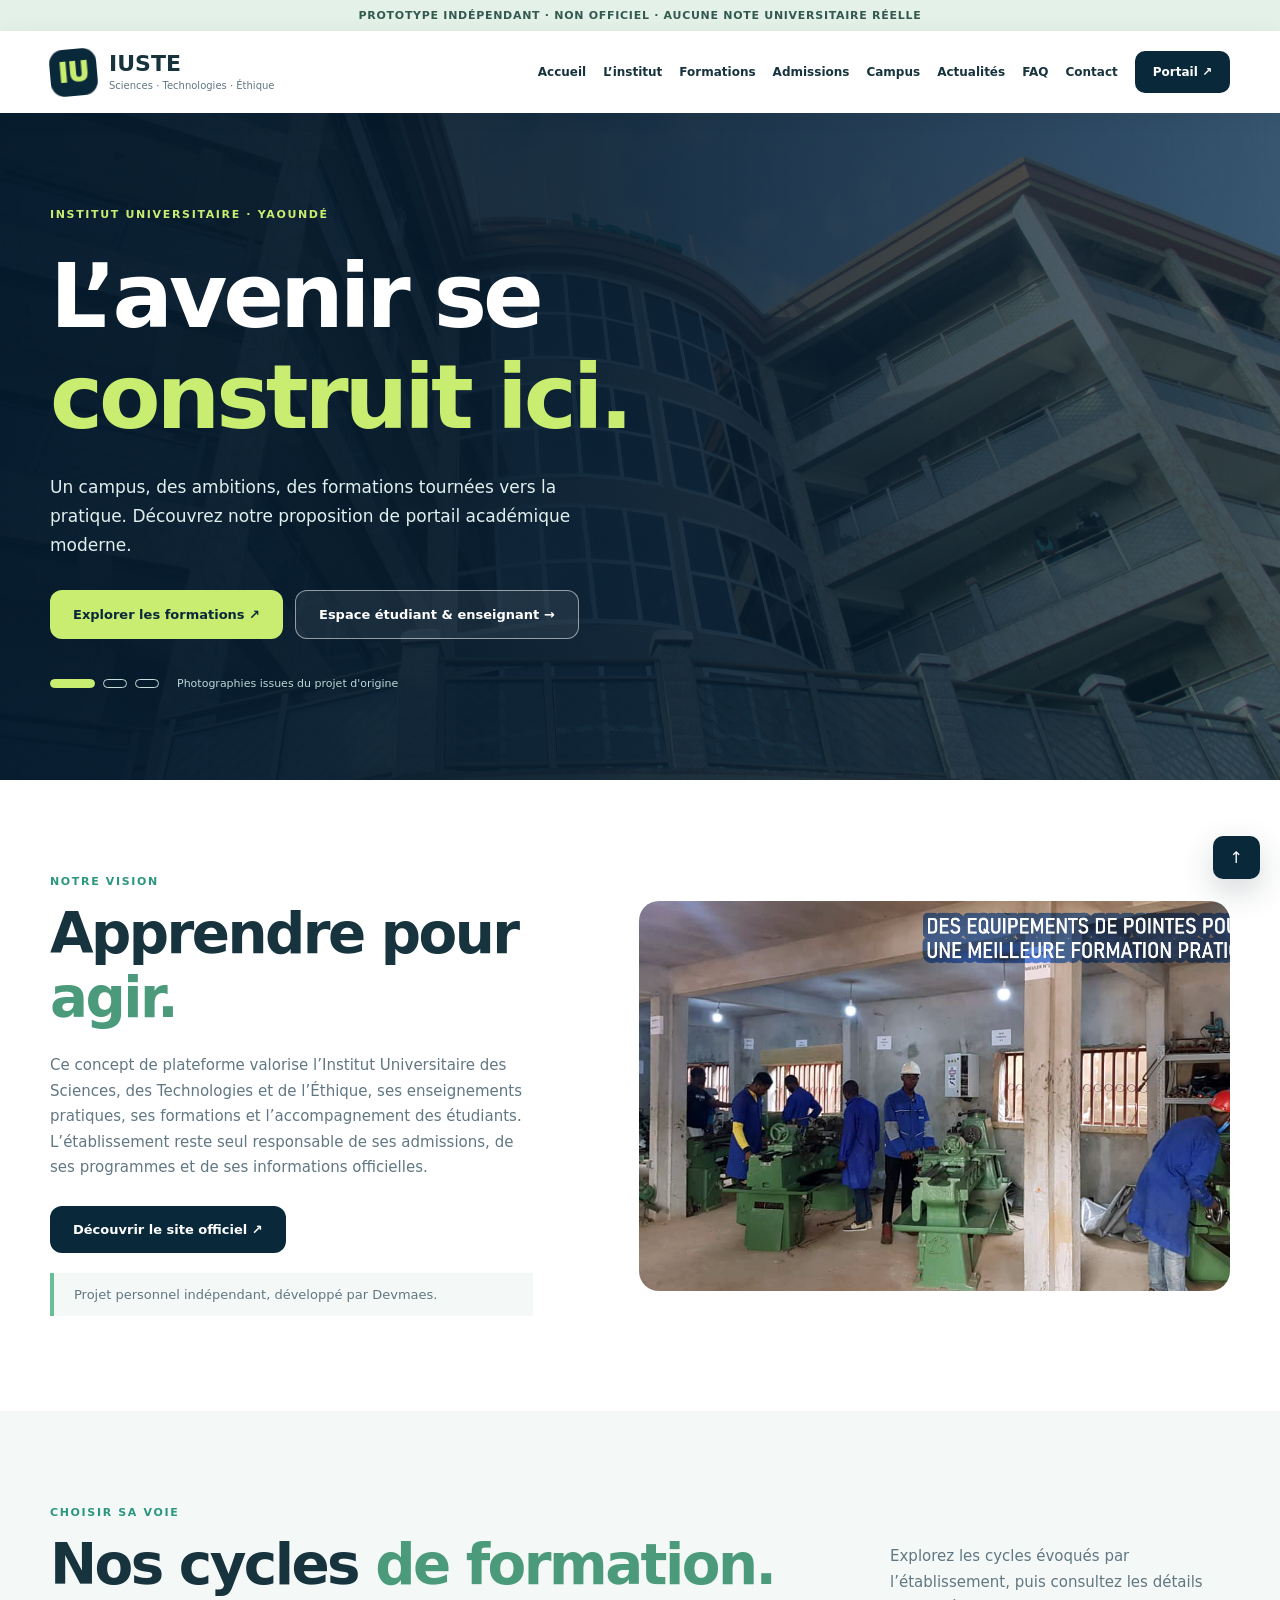
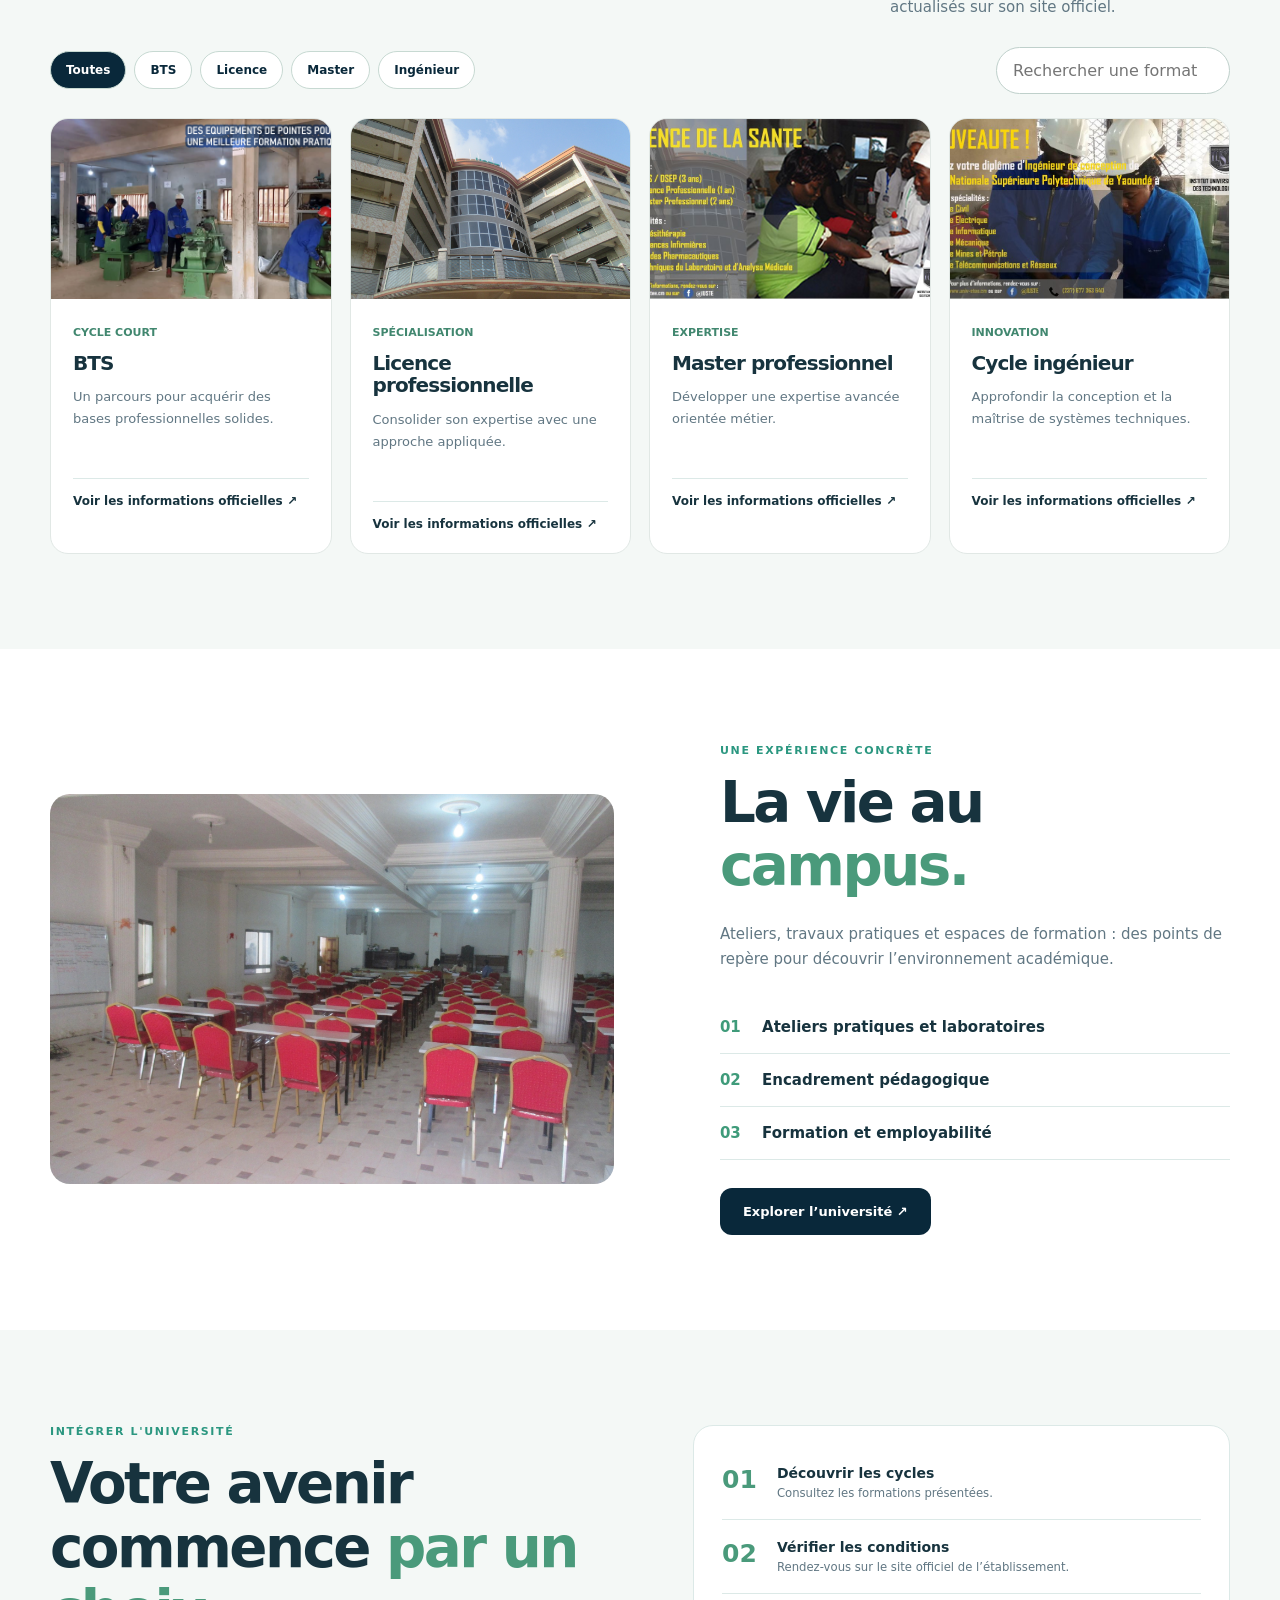
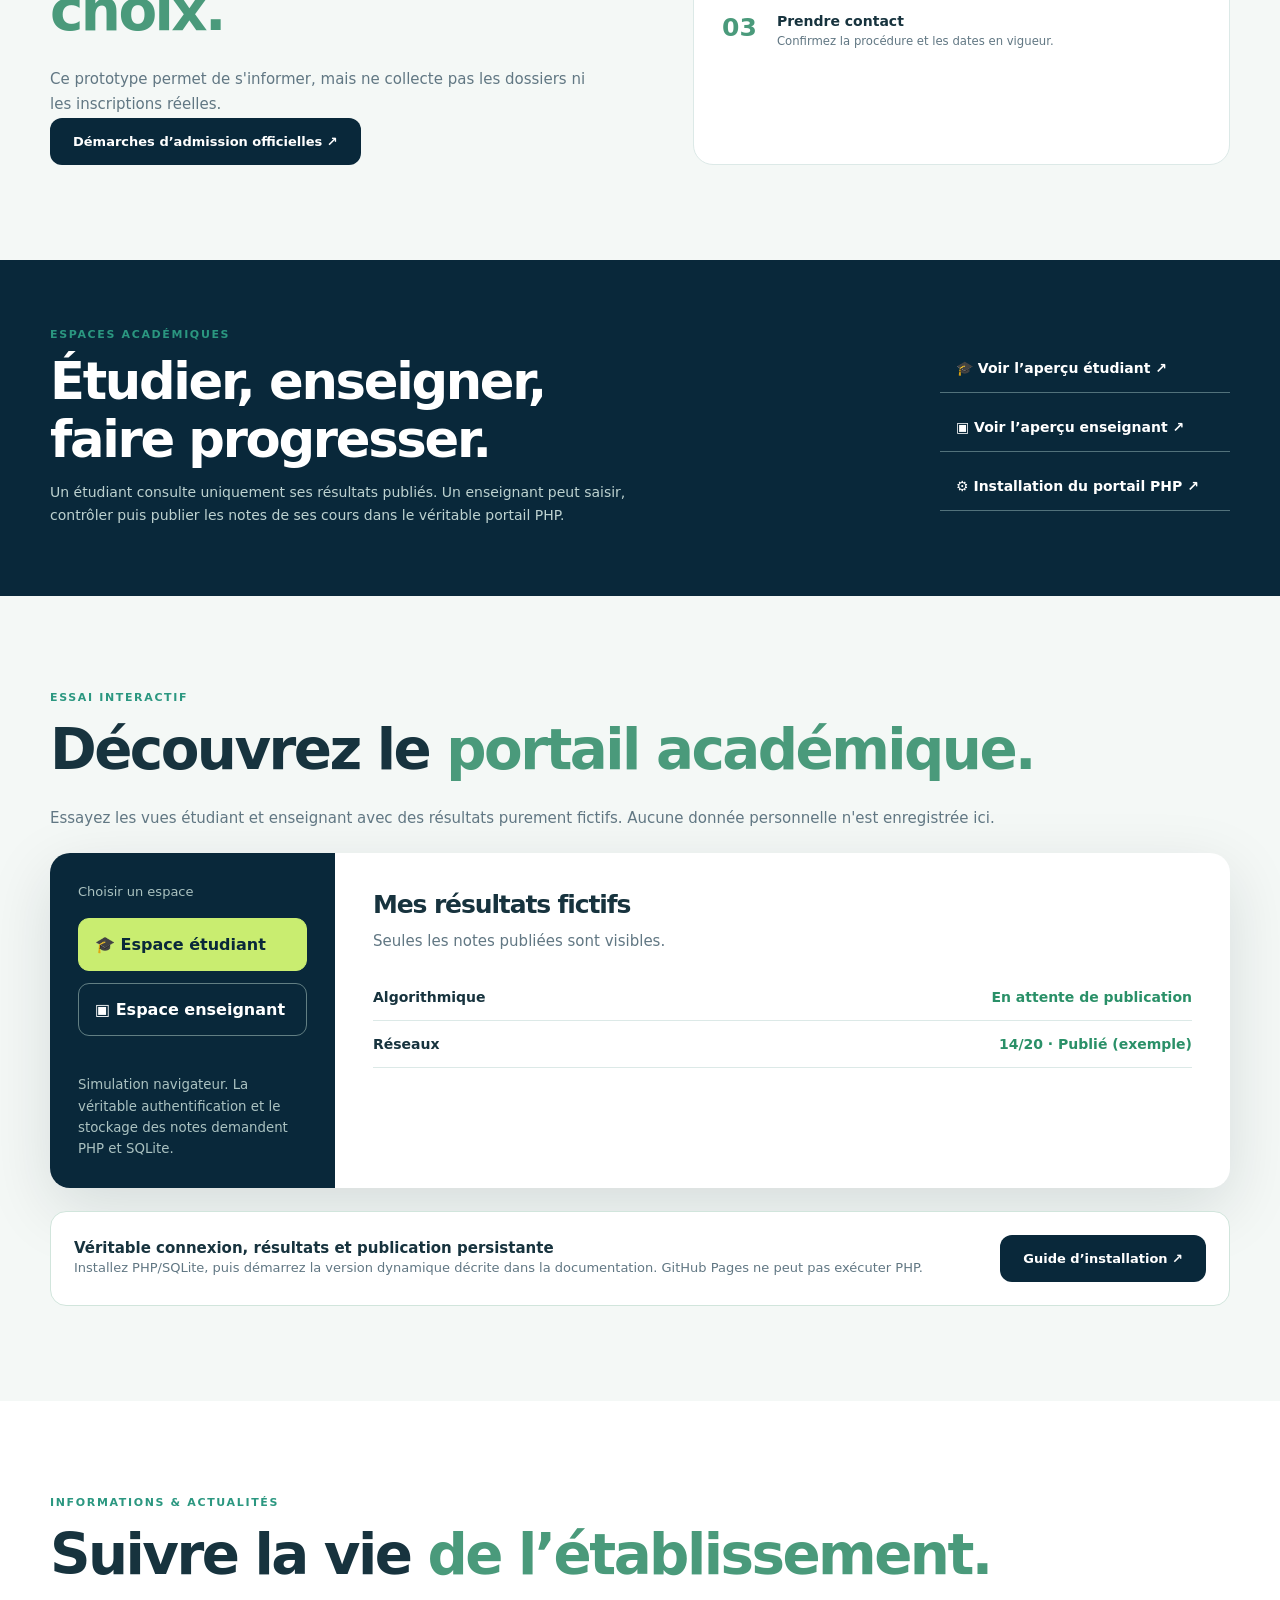
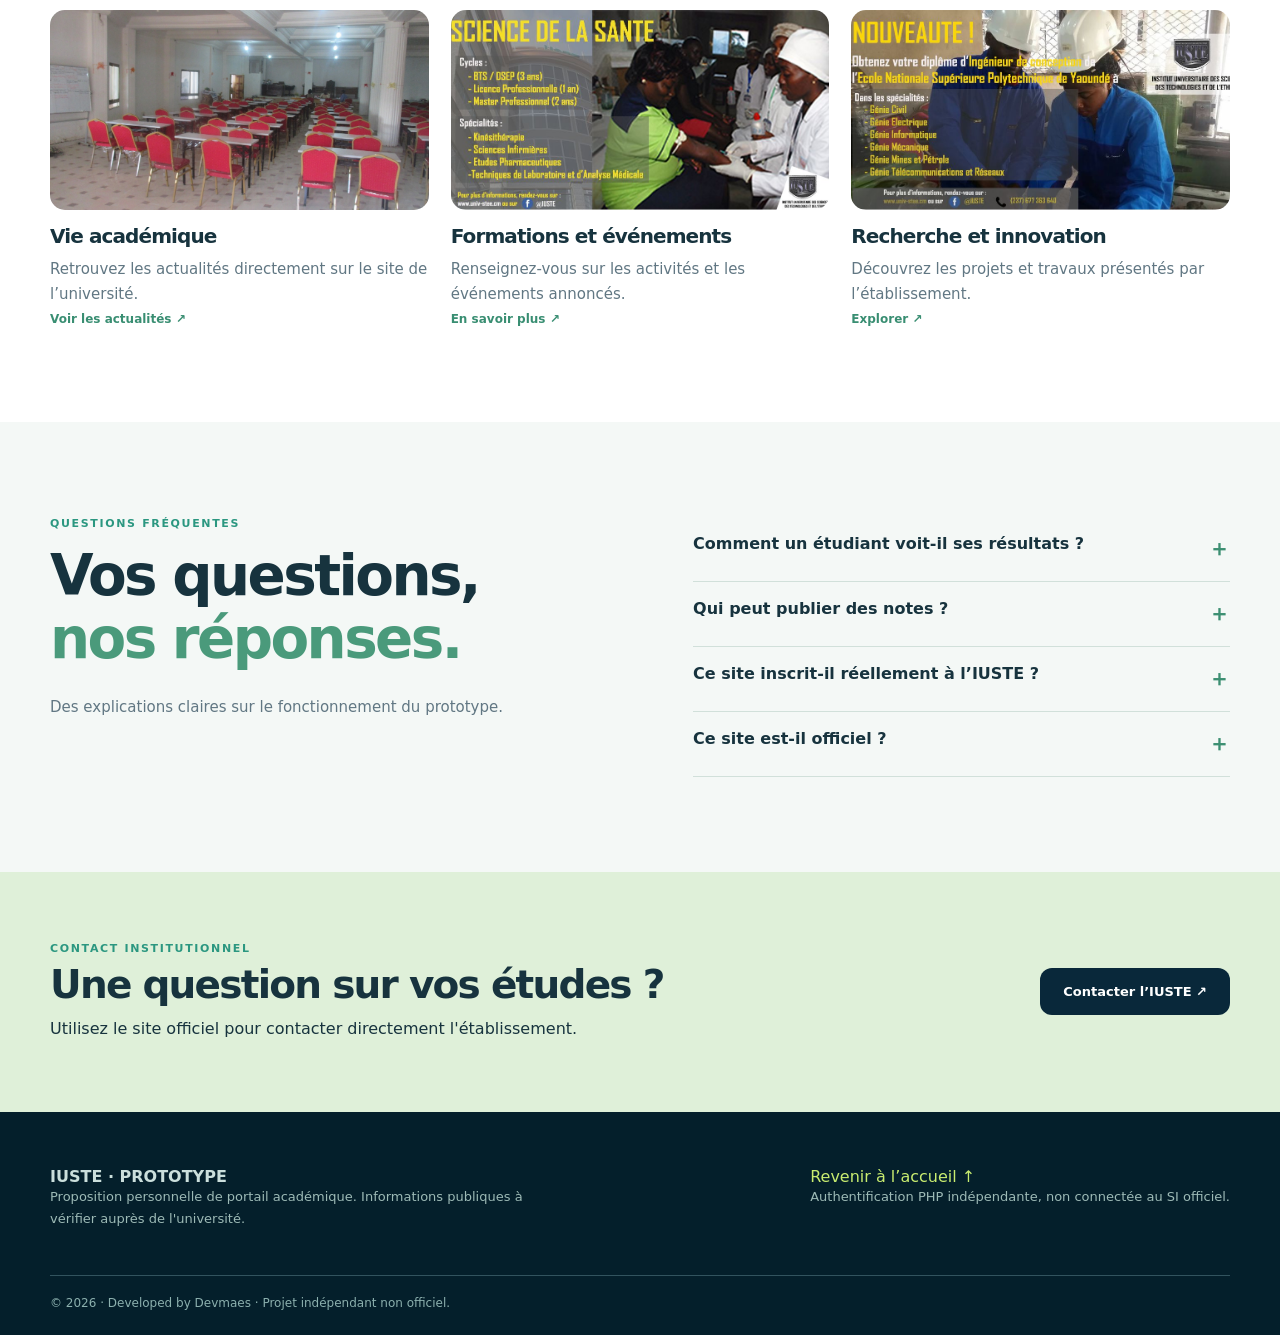
<file: index.html>
<!doctype html>
<html lang="fr">
<head>
<meta charset="utf-8">
<meta name="viewport" content="width=device-width,initial-scale=1">
<meta name="theme-color" content="#09293b">
<meta name="description" content="Projet indépendant : nouvelle interface interactive pour présenter l'IUSTE et découvrir un portail étudiant/enseignant fictif.">
<title>IUSTE — Campus, formations & espace académique | Devmaes</title>
<style>
:root{--navy:#09283a;--dark:#051d2b;--green:#c9ed70;--text:#17333e;--muted:#617783;--line:#dce9e7;--off:#f4f8f6;--white:#fff}
*{box-sizing:border-box}html{scroll-behavior:smooth;scroll-padding-top:100px}body{margin:0;color:var(--text);font-family:system-ui,-apple-system,"Segoe UI",sans-serif;background:var(--white)}a{color:inherit;text-decoration:none}button,input{font:inherit}button{cursor:pointer}button:focus-visible,a:focus-visible,input:focus-visible,summary:focus-visible{outline:3px solid #19adce;outline-offset:4px}img{max-width:100%;display:block}h1,h2,h3,p{margin:0}h1,h2,h3{letter-spacing:-.045em;line-height:1.13}p{line-height:1.7}.container{width:min(1180px,calc(100% - 48px));margin:auto}.disclaimer{background:#e4f1e9;color:#345a50;font-size:11px;letter-spacing:.065em;text-align:center;font-weight:800;padding:9px}.top{position:sticky;top:0;z-index:30;background:#fff;box-shadow:0 3px 20px #0a2a2b10}.toprow{min-height:82px;display:flex;justify-content:space-between;align-items:center;gap:22px}.brand{display:flex;align-items:center;gap:12px;flex-shrink:0}.brand-icon{display:grid;place-items:center;width:47px;height:47px;background:var(--navy);color:var(--green);border-radius:14px;font-size:26px;font-weight:1000;transform:rotate(-5deg)}.brand strong{font-size:22px;line-height:1;display:block}.brand small{display:block;font-size:10px;color:var(--muted);margin-top:5px}.nav{display:flex;gap:17px;align-items:center;font-size:12px;font-weight:750}.nav a:hover{color:#2f9b77}.nav a.accent{background:var(--navy);color:white;padding:14px 18px;border-radius:10px}.hamburger{display:none;background:transparent;border:0;font-size:24px;color:var(--navy)}.hero{min-height:660px;position:relative;background:var(--dark);display:flex;align-items:center;color:white;overflow:hidden}.hero>img{position:absolute;inset:0;width:100%;height:100%;object-fit:cover;opacity:.46;animation:fadezoom 1.4s both}.hero:before{content:"";position:absolute;inset:0;z-index:1;background:linear-gradient(90deg,#041a2deb 0%,#041a2dc2 45%,#041a2d35 100%)}.hero .container{position:relative;z-index:2;padding:95px 0 90px}.eyebrow{display:block;font-size:11px;font-weight:850;letter-spacing:.15em;text-transform:uppercase;color:#2b9780}.hero .eyebrow{color:var(--green)}.hero h1{font-size:clamp(56px,7vw,99px);max-width:760px;margin:25px 0}.hero h1 em,.section h2 em{font-style:normal;color:var(--green)}.hero p{font-size:17px;color:#e1f0ee;max-width:570px}.actions{display:flex;flex-wrap:wrap;gap:12px;margin-top:30px}.btn{border:0;border-radius:12px;display:inline-flex;align-items:center;justify-content:space-between;gap:15px;padding:16px 23px;font-size:13px;font-weight:850;transition:transform .2s,box-shadow .2s}.btn:hover{transform:translateY(-3px);box-shadow:0 12px 24px #071d2620}.btn-green{background:var(--green);color:var(--navy)}.btn-outline{background:#ffffff12;color:white;border:1px solid #ffffff88}.btn-dark{background:var(--navy);color:white}.hero-dots{margin-top:38px;display:flex;gap:8px;align-items:center}.hero-dots button{width:24px;height:9px;background:transparent;border-radius:10px;border:1px solid #c5dedb}.hero-dots button.active{background:var(--green);border-color:var(--green);width:45px}.hero-dots span{font-size:11px;color:#bcd8d5;margin-left:10px}.section{padding:95px 0}.section h2{font-size:clamp(35px,4.4vw,58px);margin:14px 0 24px}.section h2 em{color:#4a9a7b}.section p{color:var(--muted);font-size:15px}.intro{display:grid;grid-template-columns:.9fr 1.1fr;gap:9%;align-items:center}.intro img,.campus-grid img{height:390px;width:100%;object-fit:cover;border-radius:20px}.intro .btn{margin-top:25px}.intro-note{margin-top:20px;padding:14px 20px;border-left:4px solid #6abe96;background:var(--off);font-size:13px;color:var(--muted)}.programs,.admissions,.demo,.faq{background:var(--off)}.headingline{display:flex;gap:35px;align-items:end;justify-content:space-between;margin-bottom:26px}.headingline p{max-width:340px}.filterbar{display:flex;justify-content:space-between;gap:15px;align-items:center;margin-bottom:24px;flex-wrap:wrap}.chips{display:flex;flex-wrap:wrap;gap:8px}.chips button{padding:11px 15px;border:1px solid #c7d9d2;background:white;color:var(--navy);border-radius:25px;font-size:12px;font-weight:800}.chips button.active{background:var(--navy);color:white}.filterbar input{padding:13px 16px;border-radius:24px;border:1px solid #bfd0cb;width:min(280px,100%);background:#fff}.cards{display:grid;grid-template-columns:repeat(4,minmax(0,1fr));gap:18px}.card{background:white;border-radius:18px;overflow:hidden;border:1px solid #e1e8e5;transition:transform .3s,box-shadow .3s}.card:hover{transform:translateY(-8px);box-shadow:0 22px 30px #072e2b18}.card img{width:100%;height:180px;object-fit:cover}.card-body{padding:22px}.card-body small{color:#41876f;font-size:11px;font-weight:850}.card-body h3{font-size:20px;margin:12px 0}.card-body p{font-size:13px;min-height:70px}.card-body a{display:block;font-size:12px;font-weight:850;margin-top:22px;padding-top:15px;border-top:1px solid var(--line)}.card[hidden],#noresults[hidden]{display:none}.campus-grid{display:grid;grid-template-columns:1.05fr .95fr;gap:9%;align-items:center}.campus-list{margin:28px 0;padding:0;list-style:none}.campus-list li{padding:17px 0;border-bottom:1px solid var(--line);font-size:15px;font-weight:750}.campus-list li span{color:#3f9b7a;margin-right:16px}.admission-grid,.faq-grid{display:grid;grid-template-columns:1fr 1fr;gap:9%}.steps{list-style:none;padding:20px 28px;margin:0;background:white;border:1px solid var(--line);border-radius:20px}.steps li{padding:19px 0;border-bottom:1px solid var(--line);display:flex;gap:20px;align-items:start}.steps li:last-child{border:0}.steps strong{font-size:25px;color:#4a9a7b}.steps div{font-size:14px;font-weight:750}.steps small{display:block;color:var(--muted);margin-top:5px;font-weight:400}.portal{background:var(--navy);color:white;padding:68px 0}.portal-grid{display:flex;align-items:center;justify-content:space-between;gap:35px}.portal h2{font-size:clamp(32px,4vw,55px);margin:12px 0}.portal p{color:#bdd2d0;font-size:14px;max-width:580px}.portal .links{display:grid;gap:10px;min-width:290px}.portal .links a{padding:16px;border-bottom:1px solid #52727b;font-weight:800;font-size:14px}.portal .links a:hover{color:var(--green)}.demo-shell{margin-top:22px;display:grid;grid-template-columns:285px 1fr;background:white;min-height:320px;border-radius:20px;overflow:hidden;box-shadow:0 20px 65px #071c2420}.demo-menu{background:var(--navy);padding:28px}.demo-menu p{color:#aac2c0;font-size:13px;margin-bottom:15px}.demo-menu button{border:1px solid #627f83;border-radius:11px;width:100%;color:white;background:transparent;text-align:left;padding:16px;margin-bottom:12px;font-weight:800}.demo-menu button.active{background:var(--green);color:var(--navy);border-color:var(--green)}.demo-menu small{color:#abc2c1;line-height:1.6;display:block;margin-top:26px}.demo-pane{padding:38px}.demo-pane h3{font-size:25px}.demo-pane p{margin:9px 0 20px}.demo-row{padding:15px 0;border-bottom:1px solid var(--line);display:flex;justify-content:space-between;gap:20px;align-items:center;font-size:14px}.demo-row b{color:#2a9068}.demo-pane form{display:flex;flex-wrap:wrap;align-items:end;gap:12px}.demo-pane label{display:grid;font-size:13px;font-weight:800;gap:7px}.demo-pane input{border:1px solid #c9d8d3;border-radius:9px;padding:14px;width:120px}.demo-pane .btn{white-space:normal}.demo-message{font-size:12px!important;color:#28895f!important;min-height:1.5em}.live-note{display:flex;align-items:center;justify-content:space-between;gap:28px;border:1px solid #d1e5dc;border-radius:16px;padding:23px;margin-top:23px;background:white}.live-note strong{font-size:15px}.live-note p{font-size:13px}.live-note .btn{flex-shrink:0}.news-grid{display:grid;grid-template-columns:repeat(3,1fr);gap:22px}.news-grid a{display:block}.news-grid img{height:200px;width:100%;object-fit:cover;border-radius:15px}.news-grid h3{font-size:20px;margin:15px 0 9px}.news-grid a:hover h3{color:#3e9873}.news-grid small{color:#398e72;font-size:12px;font-weight:850}.faq details{padding:17px 0;border-bottom:1px solid #d1e0da}.faq summary{cursor:pointer;font-weight:850;list-style:none;display:flex;justify-content:space-between;gap:12px}.faq summary:after{content:"＋";font-size:22px;color:#3c8f72}.faq details[open] summary:after{content:"−"}.faq details p{margin:17px 0 3px}.contact{background:#dff0d9;padding:70px 0}.contact .container{display:flex;justify-content:space-between;align-items:center;gap:35px}.contact h2{font-size:39px;margin:8px 0}.footer{padding:55px 0 25px;background:#041f2b;color:#cbdfdc}.foot-grid{display:flex;justify-content:space-between;gap:30px}.foot-grid p{max-width:480px;color:#9dbab6;font-size:13px}.foot-grid a{color:var(--green)}.copyright{font-size:12px;color:#8cb0ae;border-top:1px solid #32535e;margin-top:45px;padding-top:20px}.backtotop{position:fixed;bottom:21px;right:20px;background:var(--navy);color:#fff;border:0;border-radius:10px;padding:12px 17px;z-index:20;box-shadow:0 12px 32px #132b3130}.sr-only{position:absolute;width:1px;height:1px;overflow:hidden;clip:rect(0,0,0,0);white-space:nowrap}@keyframes fadezoom{from{opacity:.16;transform:scale(1.06)}to{opacity:.46;transform:scale(1)}}.reveal{opacity:0;transform:translateY(22px);transition:opacity .7s,transform .7s}.reveal.visible{opacity:1;transform:none}
@media(max-width:1060px){.hamburger{display:block}.nav{display:none;position:absolute;left:0;right:0;top:100%;background:#fff;flex-direction:column;align-items:stretch;padding:22px;box-shadow:0 20px 30px #132b3140}.nav.open{display:flex}.cards{grid-template-columns:repeat(2,1fr)}}
@media(max-width:760px){.intro,.campus-grid,.admission-grid,.faq-grid{grid-template-columns:1fr;gap:28px}.section{padding:68px 0}.portal-grid,.contact .container,.live-note,.headingline{flex-direction:column;align-items:stretch}.demo-shell{grid-template-columns:1fr}.demo-pane{padding:25px}.hero{min-height:630px}.hero h1{font-size:61px}.news-grid{grid-template-columns:1fr}.foot-grid{flex-direction:column}.filterbar input{width:100%}.portal .links{min-width:0}}
@media(max-width:460px){.container{width:calc(100% - 36px)}.cards{grid-template-columns:1fr}.hero h1{font-size:52px}.hero .container{padding:76px 0}.hero p{font-size:15px}.hero-dots span{font-size:10px}.intro img,.campus-grid img{height:270px}.brand strong{font-size:19px}}
@media(prefers-reduced-motion:reduce){html{scroll-behavior:auto}.hero>img{animation:none}.reveal{opacity:1;transform:none;transition:none}.card,.btn{transition:none}}
</style>
</head>
<body>
<div class="disclaimer">PROTOTYPE INDÉPENDANT · NON OFFICIEL · AUCUNE NOTE UNIVERSITAIRE RÉELLE</div>
<header class="top"><div class="container toprow">
<a href="#accueil" class="brand"><span class="brand-icon">IU</span><span><strong>IUSTE</strong><small>Sciences · Technologies · Éthique</small></span></a>
<button id="menu-toggle" class="hamburger" type="button" aria-label="Ouvrir le menu" aria-expanded="false" aria-controls="menu">☰</button>
<nav class="nav" id="menu" aria-label="Navigation principale">
<a href="#accueil">Accueil</a><a href="#institution">L’institut</a><a href="#formations">Formations</a><a href="#admissions">Admissions</a><a href="#campus">Campus</a><a href="#actualites">Actualités</a><a href="#faq">FAQ</a><a href="#contact">Contact</a><a class="accent" href="#demonstration">Portail ↗</a>
</nav></div></header>
<main>
<section class="hero" id="accueil"><img id="hero-image" src="public/assets/photos/campus.jpg" alt="Photographie du projet universitaire IUSTE"><div class="container">
<span class="eyebrow">INSTITUT UNIVERSITAIRE · YAOUNDÉ</span>
<h1>L’avenir se<br><em>construit ici.</em></h1>
<p>Un campus, des ambitions, des formations tournées vers la pratique. Découvrez notre proposition de portail académique moderne.</p>
<div class="actions"><a href="#formations" class="btn btn-green">Explorer les formations ↗</a><a href="#demonstration" class="btn btn-outline">Espace étudiant & enseignant →</a></div>
<div class="hero-dots" aria-label="Diaporama de photographies existantes"><button type="button" class="active" data-photo="campus.jpg" aria-label="Afficher le campus" aria-pressed="true"></button><button type="button" data-photo="atelier.jpg" aria-label="Afficher l'atelier" aria-pressed="false"></button><button type="button" data-photo="salle.jpg" aria-label="Afficher une salle" aria-pressed="false"></button><span>Photographies issues du projet d'origine</span></div>
</div></section>
<section class="section"><div class="container intro" id="institution"><div class="reveal"><span class="eyebrow">NOTRE VISION</span><h2>Apprendre pour <em>agir.</em></h2><p>Ce concept de plateforme valorise l’Institut Universitaire des Sciences, des Technologies et de l’Éthique, ses enseignements pratiques, ses formations et l’accompagnement des étudiants.</p><p>L’établissement reste seul responsable de ses admissions, de ses programmes et de ses informations officielles.</p><a href="https://www.univ-stee.com/" target="_blank" rel="noopener noreferrer" class="btn btn-dark">Découvrir le site officiel ↗</a><div class="intro-note">Projet personnel indépendant, développé par Devmaes.</div></div><img loading="lazy" src="public/assets/photos/atelier.jpg" alt="Photographie d'un atelier du projet IUSTE"></div></section>
<section class="section programs" id="formations"><div class="container"><div class="headingline"><div><span class="eyebrow">CHOISIR SA VOIE</span><h2>Nos cycles <em>de formation.</em></h2></div><p>Explorez les cycles évoqués par l’établissement, puis consultez les détails actualisés sur son site officiel.</p></div>
<div class="filterbar"><div class="chips" role="group" aria-label="Filtrer les cycles"><button class="active" data-filter="tous" aria-pressed="true" type="button">Toutes</button><button data-filter="bts" type="button" aria-pressed="false">BTS</button><button data-filter="licence" type="button" aria-pressed="false">Licence</button><button data-filter="master" type="button" aria-pressed="false">Master</button><button data-filter="ingenieur" type="button" aria-pressed="false">Ingénieur</button></div><label><span class="sr-only">Rechercher une formation</span><input type="search" id="search" placeholder="Rechercher une formation…" autocomplete="off"></label></div>
<div class="cards" id="program-results">
<article class="card reveal" data-cycle="bts"><img loading="lazy" src="public/assets/photos/atelier.jpg" alt="Photographie existante du projet IUSTE"><div class="card-body"><small>CYCLE COURT</small><h3>BTS</h3><p>Un parcours pour acquérir des bases professionnelles solides.</p><a href="https://www.univ-stee.com/" target="_blank" rel="noopener noreferrer">Voir les informations officielles ↗</a></div></article>
<article class="card reveal" data-cycle="licence"><img loading="lazy" src="public/assets/photos/campus.jpg" alt="Photographie existante du campus"><div class="card-body"><small>SPÉCIALISATION</small><h3>Licence professionnelle</h3><p>Consolider son expertise avec une approche appliquée.</p><a href="https://www.univ-stee.com/" target="_blank" rel="noopener noreferrer">Voir les informations officielles ↗</a></div></article>
<article class="card reveal" data-cycle="master"><img loading="lazy" src="public/assets/photos/atelier-sante.jpg" alt="Photographie existante des activités pédagogiques"><div class="card-body"><small>EXPERTISE</small><h3>Master professionnel</h3><p>Développer une expertise avancée orientée métier.</p><a href="https://www.univ-stee.com/" target="_blank" rel="noopener noreferrer">Voir les informations officielles ↗</a></div></article>
<article class="card reveal" data-cycle="ingenieur"><img loading="lazy" src="public/assets/photos/ingenierie.jpg" alt="Photographie existante de formation technique"><div class="card-body"><small>INNOVATION</small><h3>Cycle ingénieur</h3><p>Approfondir la conception et la maîtrise de systèmes techniques.</p><a href="https://www.univ-stee.com/" target="_blank" rel="noopener noreferrer">Voir les informations officielles ↗</a></div></article>
</div><p id="noresults" hidden>Aucun cycle ne correspond à votre recherche.</p></div></section>
<section class="section" id="campus"><div class="container campus-grid"><img loading="lazy" src="public/assets/photos/salle.jpg" alt="Photographie réelle présente dans le projet IUSTE"><div class="reveal"><span class="eyebrow">UNE EXPÉRIENCE CONCRÈTE</span><h2>La vie au <em>campus.</em></h2><p>Ateliers, travaux pratiques et espaces de formation : des points de repère pour découvrir l’environnement académique.</p><ul class="campus-list"><li><span>01</span> Ateliers pratiques et laboratoires</li><li><span>02</span> Encadrement pédagogique</li><li><span>03</span> Formation et employabilité</li></ul><a class="btn btn-dark" href="https://www.univ-stee.com/" target="_blank" rel="noopener noreferrer">Explorer l’université ↗</a></div></div></section>
<section class="section admissions" id="admissions"><div class="container admission-grid"><div class="reveal"><span class="eyebrow">INTÉGRER L'UNIVERSITÉ</span><h2>Votre avenir commence <em>par un choix.</em></h2><p>Ce prototype permet de s'informer, mais ne collecte pas les dossiers ni les inscriptions réelles.</p><a class="btn btn-dark" href="https://www.univ-stee.com/" target="_blank" rel="noopener noreferrer">Démarches d’admission officielles ↗</a></div><ol class="steps reveal"><li><strong>01</strong><div>Découvrir les cycles<small>Consultez les formations présentées.</small></div></li><li><strong>02</strong><div>Vérifier les conditions<small>Rendez-vous sur le site officiel de l’établissement.</small></div></li><li><strong>03</strong><div>Prendre contact<small>Confirmez la procédure et les dates en vigueur.</small></div></li></ol></div></section>
<section class="portal" id="portail"><div class="container portal-grid"><div><span class="eyebrow">ESPACES ACADÉMIQUES</span><h2>Étudier, enseigner,<br>faire progresser.</h2><p>Un étudiant consulte uniquement ses résultats publiés. Un enseignant peut saisir, contrôler puis publier les notes de ses cours dans le véritable portail PHP.</p></div><div class="links"><a href="#demonstration" data-open-role="student">🎓 Voir l’aperçu étudiant ↗</a><a href="#demonstration" data-open-role="teacher">▣ Voir l’aperçu enseignant ↗</a><a href="docs/OUVRIR_LE_SITE.md">⚙ Installation du portail PHP ↗</a></div></div></section>
<section class="section demo" id="demonstration"><div class="container"><span class="eyebrow">ESSAI INTERACTIF</span><h2>Découvrez le <em>portail académique.</em></h2><p>Essayez les vues étudiant et enseignant avec des résultats purement fictifs. Aucune donnée personnelle n'est enregistrée ici.</p><div class="demo-shell"><aside class="demo-menu"><p>Choisir un espace</p><button type="button" class="active" data-role="student" aria-pressed="true">🎓 Espace étudiant</button><button type="button" data-role="teacher" aria-pressed="false">▣ Espace enseignant</button><small>Simulation navigateur. La véritable authentification et le stockage des notes demandent PHP et SQLite.</small></aside><div class="demo-pane"><div id="demo-content" aria-live="polite"></div><p class="demo-message" id="demo-message" role="status"></p></div></div><div class="live-note"><div><strong>Véritable connexion, résultats et publication persistante</strong><p>Installez PHP/SQLite, puis démarrez la version dynamique décrite dans la documentation. GitHub Pages ne peut pas exécuter PHP.</p></div><a href="docs/OUVRIR_LE_SITE.md" class="btn btn-dark">Guide d’installation ↗</a></div></div></section>
<section class="section" id="actualites"><div class="container"><span class="eyebrow">INFORMATIONS & ACTUALITÉS</span><h2>Suivre la vie <em>de l’établissement.</em></h2><div class="news-grid"><article><a href="https://www.univ-stee.com/" target="_blank" rel="noopener noreferrer"><img loading="lazy" src="public/assets/photos/salle.jpg" alt="Salle de cours du projet"><h3>Vie académique</h3><p>Retrouvez les actualités directement sur le site de l’université.</p><small>Voir les actualités ↗</small></a></article><article><a href="https://www.univ-stee.com/" target="_blank" rel="noopener noreferrer"><img loading="lazy" src="public/assets/photos/atelier-sante.jpg" alt="Photographie pédagogique du projet"><h3>Formations et événements</h3><p>Renseignez-vous sur les activités et les événements annoncés.</p><small>En savoir plus ↗</small></a></article><article><a href="https://www.univ-stee.com/" target="_blank" rel="noopener noreferrer"><img loading="lazy" src="public/assets/photos/ingenierie.jpg" alt="Photographie de l'enseignement technique"><h3>Recherche et innovation</h3><p>Découvrez les projets et travaux présentés par l’établissement.</p><small>Explorer ↗</small></a></article></div></div></section>
<section class="section faq" id="faq"><div class="container faq-grid"><div><span class="eyebrow">QUESTIONS FRÉQUENTES</span><h2>Vos questions, <em>nos réponses.</em></h2><p>Des explications claires sur le fonctionnement du prototype.</p></div><div><details><summary>Comment un étudiant voit-il ses résultats ?</summary><p>Après connexion au vrai portail PHP, il voit uniquement ses notes publiées. Les brouillons et les résultats des autres restent inaccessibles.</p></details><details><summary>Qui peut publier des notes ?</summary><p>Un enseignant ne peut enregistrer et publier des résultats que pour les cours qui lui sont attribués par l’administrateur.</p></details><details><summary>Ce site inscrit-il réellement à l’IUSTE ?</summary><p>Non. Les candidatures et les renseignements officiels sont à vérifier sur <a href="https://www.univ-stee.com/" target="_blank" rel="noopener noreferrer">le site de l'établissement</a>.</p></details><details><summary>Ce site est-il officiel ?</summary><p>Non. Il s'agit d'une proposition indépendante développée pour démonstration et apprentissage, sans connexion aux données officielles.</p></details></div></div></section>
<section class="contact" id="contact"><div class="container"><div><span class="eyebrow">CONTACT INSTITUTIONNEL</span><h2>Une question sur vos études ?</h2><p>Utilisez le site officiel pour contacter directement l'établissement.</p></div><a class="btn btn-dark" href="https://www.univ-stee.com/" target="_blank" rel="noopener noreferrer">Contacter l’IUSTE ↗</a></div></section>
</main>
<footer class="footer"><div class="container foot-grid"><div><strong>IUSTE · PROTOTYPE</strong><p>Proposition personnelle de portail académique. Informations publiques à vérifier auprès de l'université.</p></div><div><a href="#accueil">Revenir à l’accueil ↑</a><p>Authentification PHP indépendante, non connectée au SI officiel.</p></div></div><div class="container copyright">© 2026 · Developed by Devmaes · Projet indépendant non officiel.</div></footer>
<button class="backtotop" type="button" id="top-button" aria-label="Remonter en haut">↑</button>
<script>
'use strict';
(function(){
 const nav=document.getElementById('menu'),toggle=document.getElementById('menu-toggle');
 toggle.addEventListener('click',()=>{const open=toggle.getAttribute('aria-expanded')!=='true';toggle.setAttribute('aria-expanded',String(open));nav.classList.toggle('open',open);});
 nav.querySelectorAll('a').forEach(a=>a.addEventListener('click',()=>{nav.classList.remove('open');toggle.setAttribute('aria-expanded','false');}));
 document.getElementById('top-button').addEventListener('click',()=>document.getElementById('accueil').scrollIntoView({behavior:'smooth'}));
 const hero=document.getElementById('hero-image'),photos=[...document.querySelectorAll('[data-photo]')];
 photos.forEach((b,i)=>b.addEventListener('click',()=>{
    const name=b.dataset.photo;if(!/^[a-z-]+\.jpg$/.test(name))return;
    hero.src='public/assets/photos/'+name;
    if(!matchMedia('(prefers-reduced-motion: reduce)').matches)hero.animate([{opacity:.15},{opacity:.46}],{duration:600});
    photos.forEach((dot,j)=>{dot.classList.toggle('active',i===j);dot.setAttribute('aria-pressed',String(i===j));});
 }));
 let cycle='tous';
 const cards=[...document.querySelectorAll('[data-cycle]')],buttons=[...document.querySelectorAll('[data-filter]')],search=document.getElementById('search');
 function update(){
   let shown=0,query=search.value.toLocaleLowerCase('fr').trim();
   cards.forEach(card=>{const match=(cycle==='tous'||card.dataset.cycle===cycle)&&(card.textContent.toLocaleLowerCase('fr').includes(query));card.hidden=!match;if(match)shown++;});
   document.getElementById('noresults').hidden=shown>0;
 }
 buttons.forEach(button=>button.addEventListener('click',()=>{cycle=button.dataset.filter;buttons.forEach(b=>{let yes=b===button;b.classList.toggle('active',yes);b.setAttribute('aria-pressed',String(yes));});update();}));
 search.addEventListener('input',update);
 let role='student',value='15',published=false;
 const pane=document.getElementById('demo-content'),msg=document.getElementById('demo-message'),roles=[...document.querySelectorAll('[data-role]')];
 function render(){
   roles.forEach(b=>{let yes=b.dataset.role===role;b.classList.toggle('active',yes);b.setAttribute('aria-pressed',String(yes));});
   if(role==='student'){
     pane.innerHTML='<h3>Mes résultats fictifs</h3><p>Seules les notes publiées sont visibles.</p><div class="demo-row"><strong>Algorithmique</strong><b>'+(published?value+'/20 · Publié':'En attente de publication')+'</b></div><div class="demo-row"><strong>Réseaux</strong><b>14/20 · Publié (exemple)</b></div>';
   }else{
     pane.innerHTML='<h3>Notes — espace enseignant fictif</h3><p>Enregistrer le brouillon puis cliquer sur Publier.</p><form id="gradeform"><label>Algorithmique — note / 20<input type="number" id="grade" value="'+value+'" min="0" max="20" step="0.25" required></label><button type="submit" class="btn btn-dark">Enregistrer le brouillon</button></form><p><button type="button" class="btn btn-green" id="publish">Publier les résultats →</button></p><p>État : '+(published?'Publié':'Brouillon')+'</p>';
     document.getElementById('gradeform').addEventListener('submit',event=>{event.preventDefault();let input=document.getElementById('grade');if(!input.checkValidity()){input.reportValidity();return;}value=input.value;published=false;msg.textContent='Brouillon enregistré : l’étudiant ne voit pas encore cette note.';render();});
     document.getElementById('publish').addEventListener('click',()=>{published=true;msg.textContent='Résultat fictif publié : consultez l’aperçu étudiant.';render();});
   }
 }
 roles.forEach(b=>b.addEventListener('click',()=>{role=b.dataset.role;render();}));
 document.querySelectorAll('[data-open-role]').forEach(link=>link.addEventListener('click',()=>{role=link.dataset.openRole;render();}));
 render();
 if('IntersectionObserver' in window&&!matchMedia('(prefers-reduced-motion: reduce)').matches){
    const obs=new IntersectionObserver(es=>es.forEach(e=>{if(e.isIntersecting){e.target.classList.add('visible');obs.unobserve(e.target);}}),{threshold:.08});
    document.querySelectorAll('.reveal').forEach(el=>obs.observe(el));
 }else document.querySelectorAll('.reveal').forEach(el=>el.classList.add('visible'));
})();
</script>
</body></html>
</file>
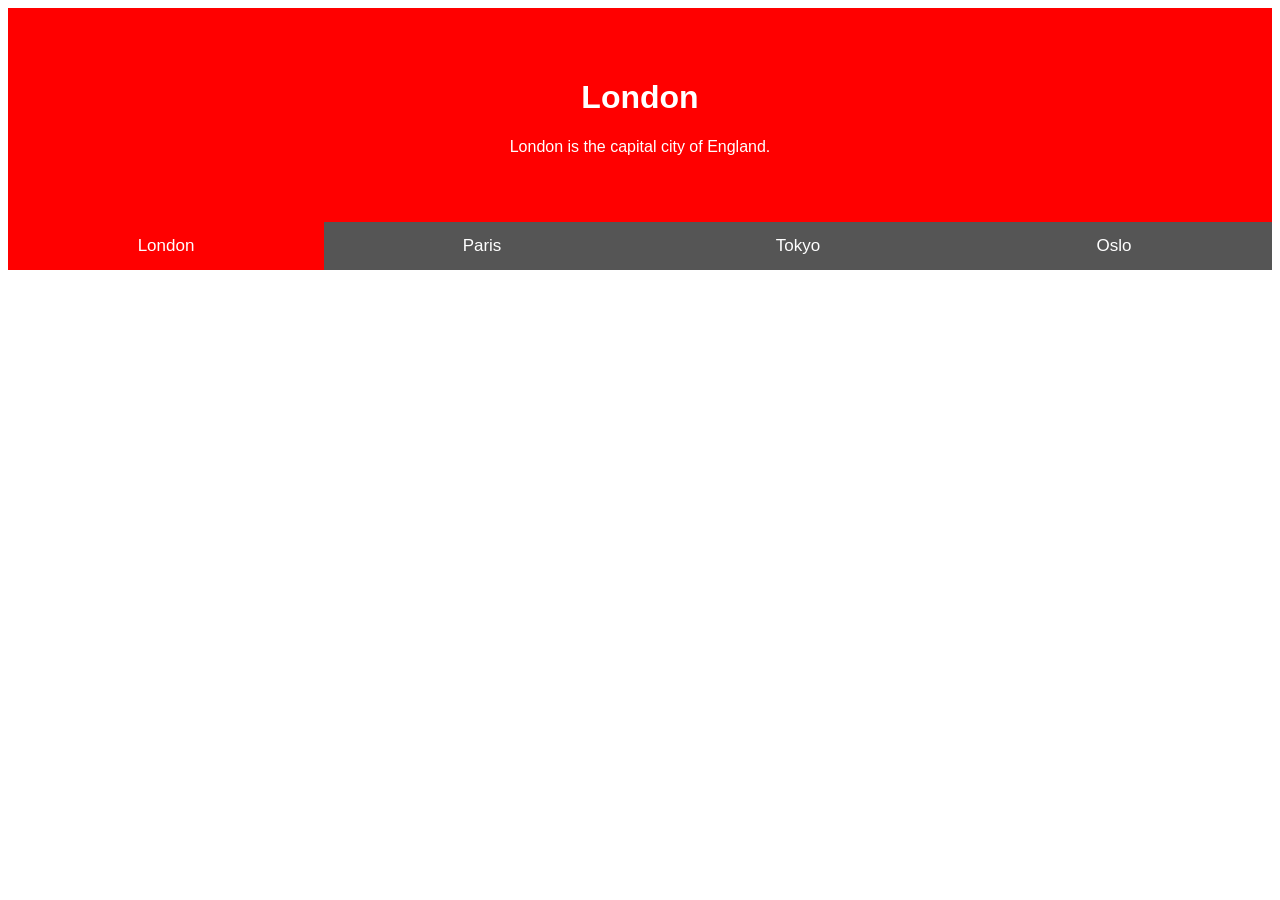
<file: test.html>
<!DOCTYPE html>
<html>
<head>
<meta name="viewport" content="width=device-width, initial-scale=1">
<style>
body {font-family: "Lato", sans-serif;}

.tablink {
  background-color: #555;
  color: white;
  float: left;
  border: none;
  outline: none;
  cursor: pointer;
  padding: 14px 16px;
  font-size: 17px;
  width: 25%;
}

.tablink:hover {
  background-color: #777;
}

/* Style the tab content */
.tabcontent {
  color: white;
  display: none;
  padding: 50px;
  text-align: center;
}

#London {background-color:red;}
#Paris {background-color:green;}
#Tokyo {background-color:blue;}
#Oslo {background-color:orange;}
</style>
</head>
<body>



<div id="London" class="tabcontent">
  <h1>London</h1>
  <p>London is the capital city of England.</p>
</div>

<div id="Paris" class="tabcontent">
  <h1>Paris</h1>
  <p>Paris is the capital of France.</p> 
</div>

<div id="Tokyo" class="tabcontent">
  <h1>Tokyo</h1>
  <p>Tokyo is the capital of Japan.</p>
</div>

<div id="Oslo" class="tabcontent">
  <h1>Oslo</h1>
  <p>Oslo is the capital of Norway.</p>
</div>

<button class="tablink" onclick="openCity('London', this, 'red')" id="defaultOpen">London</button>
<button class="tablink" onclick="openCity('Paris', this, 'green')">Paris</button>
<button class="tablink" onclick="openCity('Tokyo', this, 'blue')">Tokyo</button>
<button class="tablink" onclick="openCity('Oslo', this, 'orange')">Oslo</button>

<script>
function openCity(cityName,elmnt,color) {
  var i, tabcontent, tablinks;
  tabcontent = document.getElementsByClassName("tabcontent");
  for (i = 0; i < tabcontent.length; i++) {
    tabcontent[i].style.display = "none";
  }
  tablinks = document.getElementsByClassName("tablink");
  for (i = 0; i < tablinks.length; i++) {
    tablinks[i].style.backgroundColor = "";
  }
  document.getElementById(cityName).style.display = "block";
  elmnt.style.backgroundColor = color;

}
// Get the element with id="defaultOpen" and click on it
document.getElementById("defaultOpen").click();
</script>
   
</body>

<!-- Mirrored from www.w3schools.com/howto/tryit.asp?filename=tryhow_js_tab_header by HTTrack Website Copier/3.x [XR&CO'2014], Mon, 20 Dec 2021 00:05:17 GMT -->
</html>
</file>
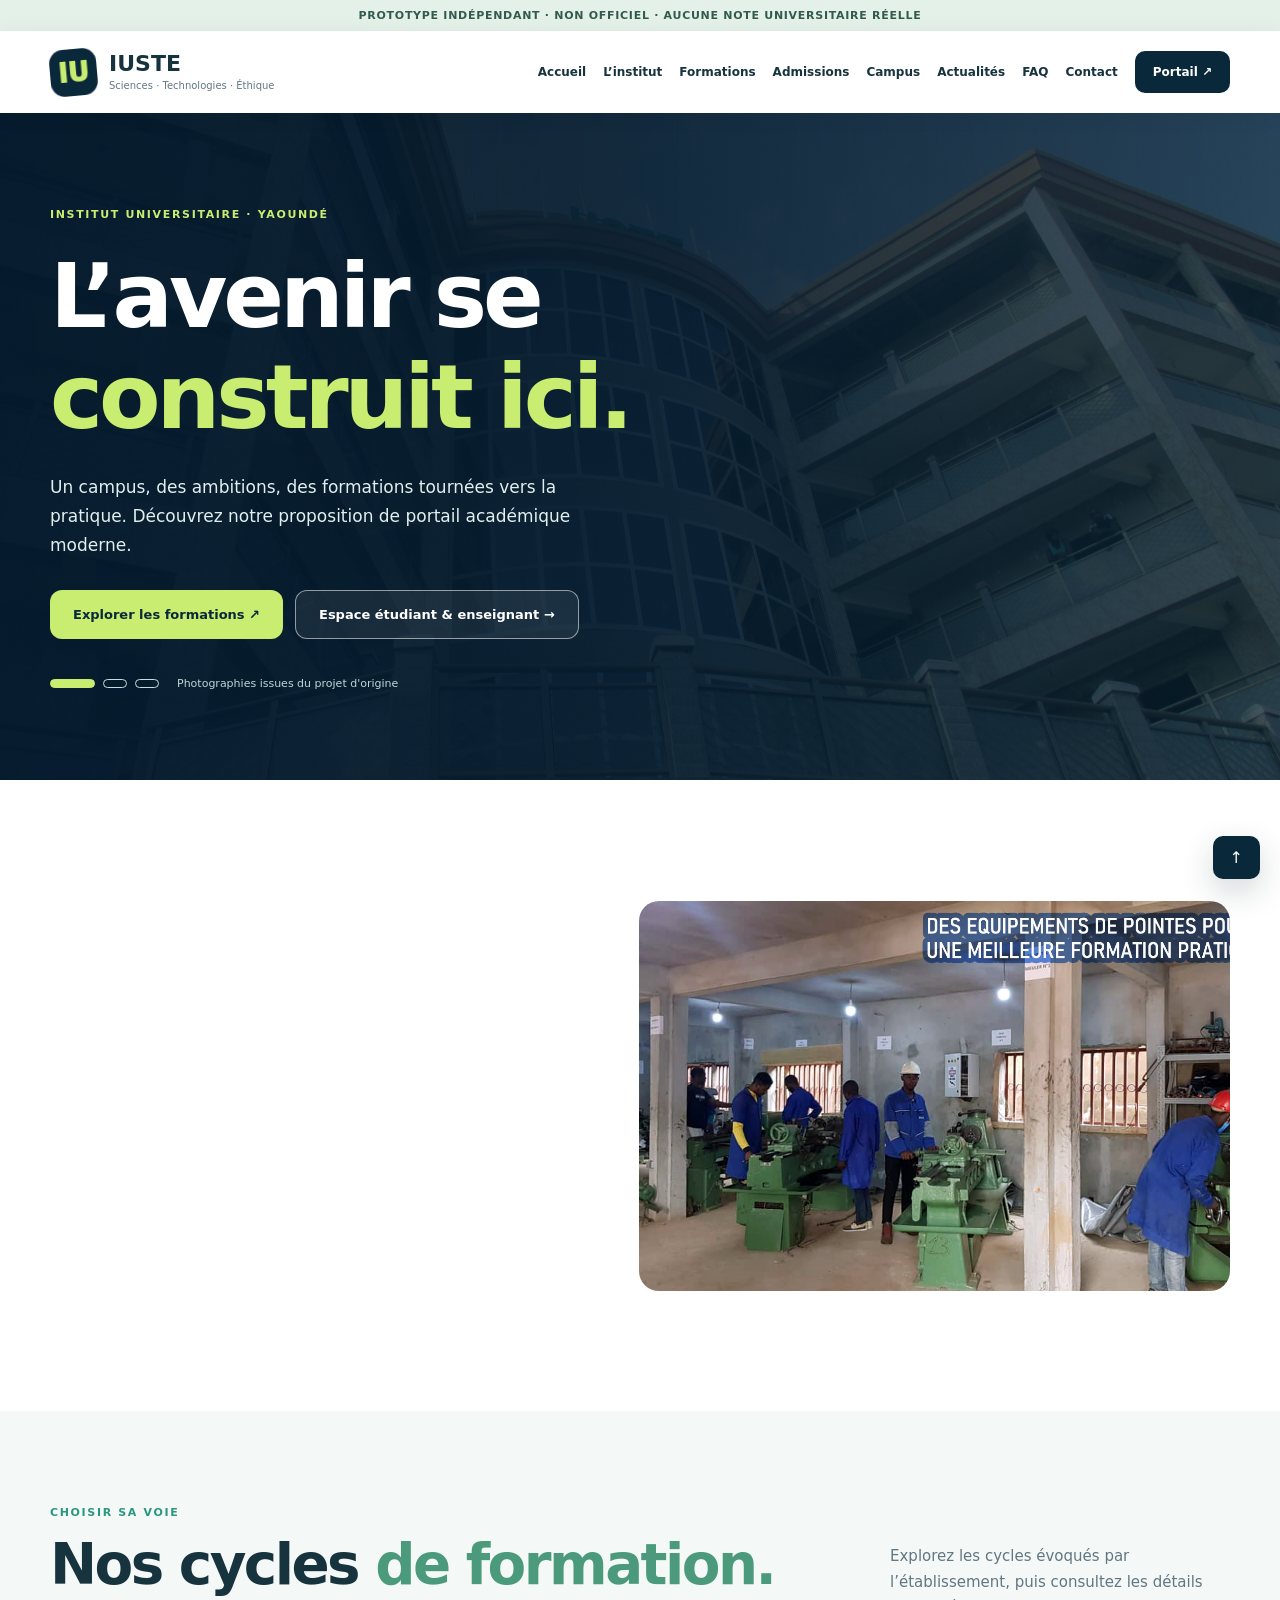
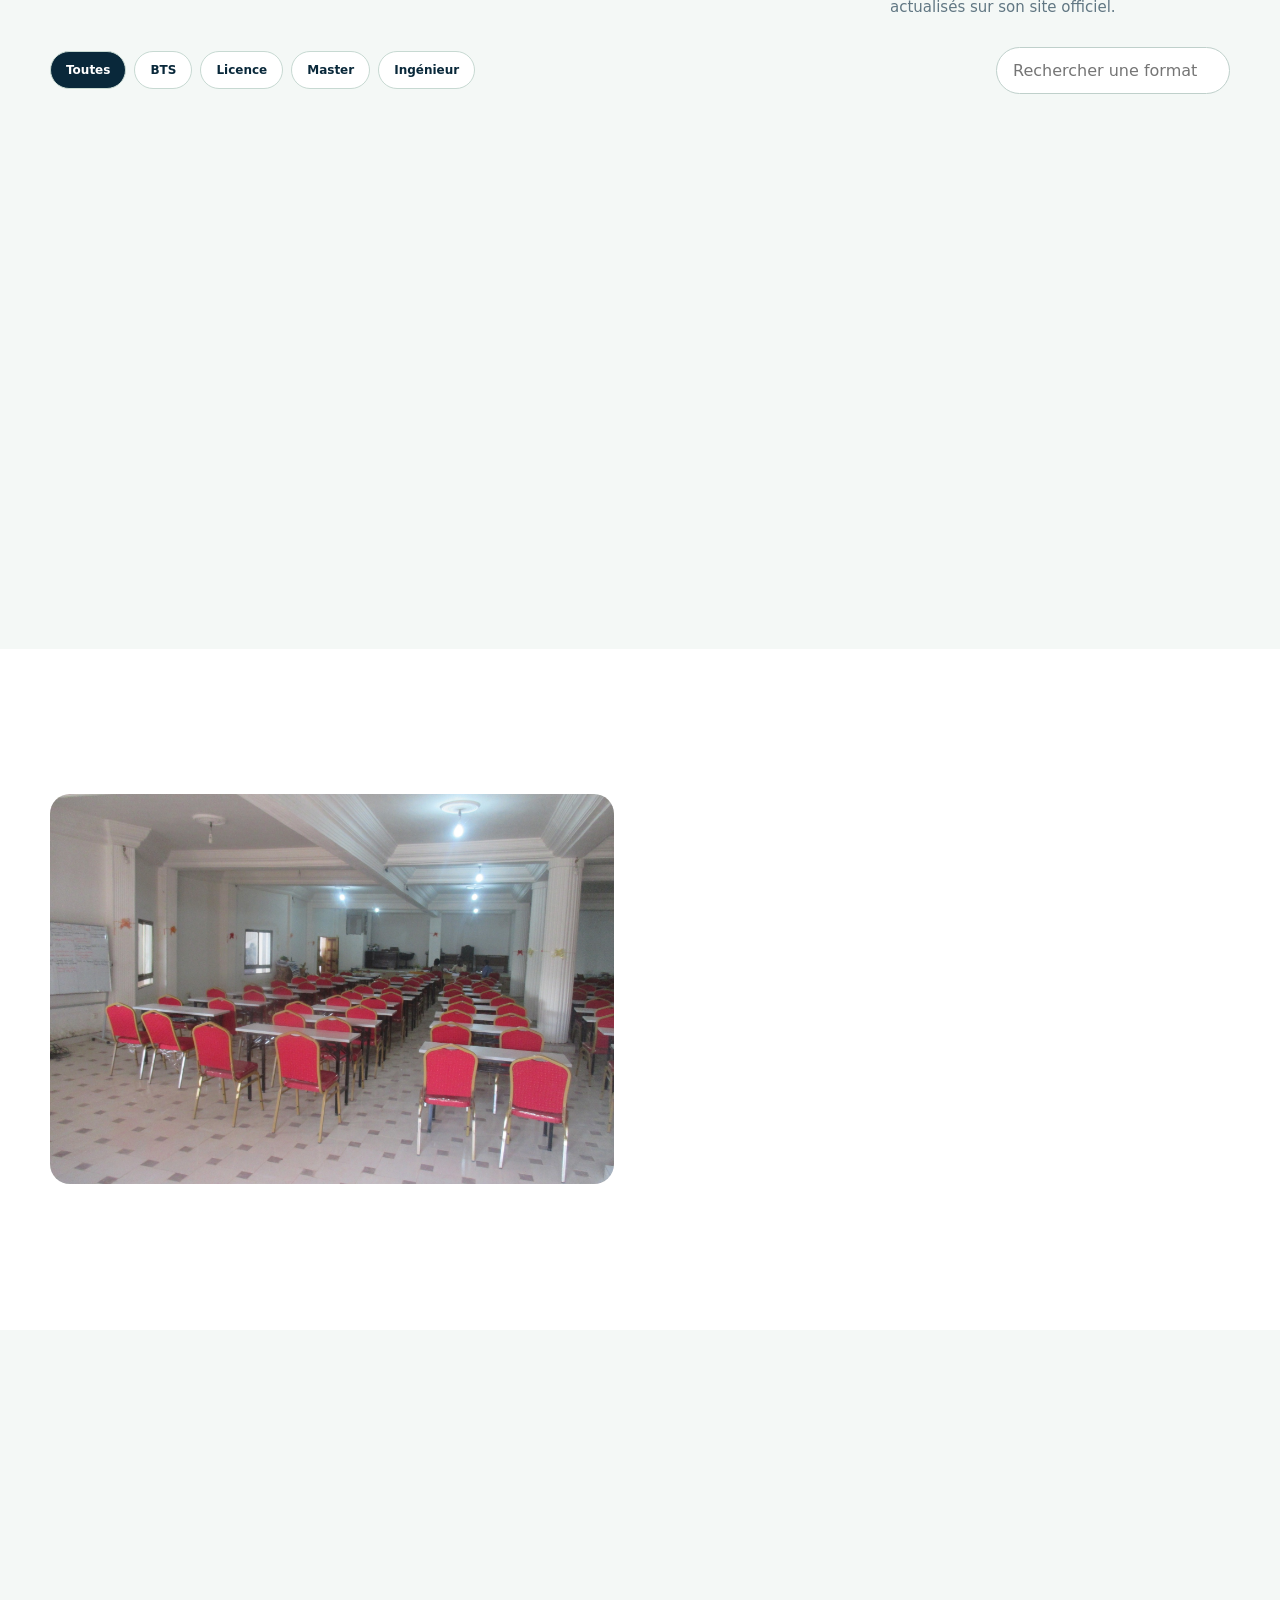
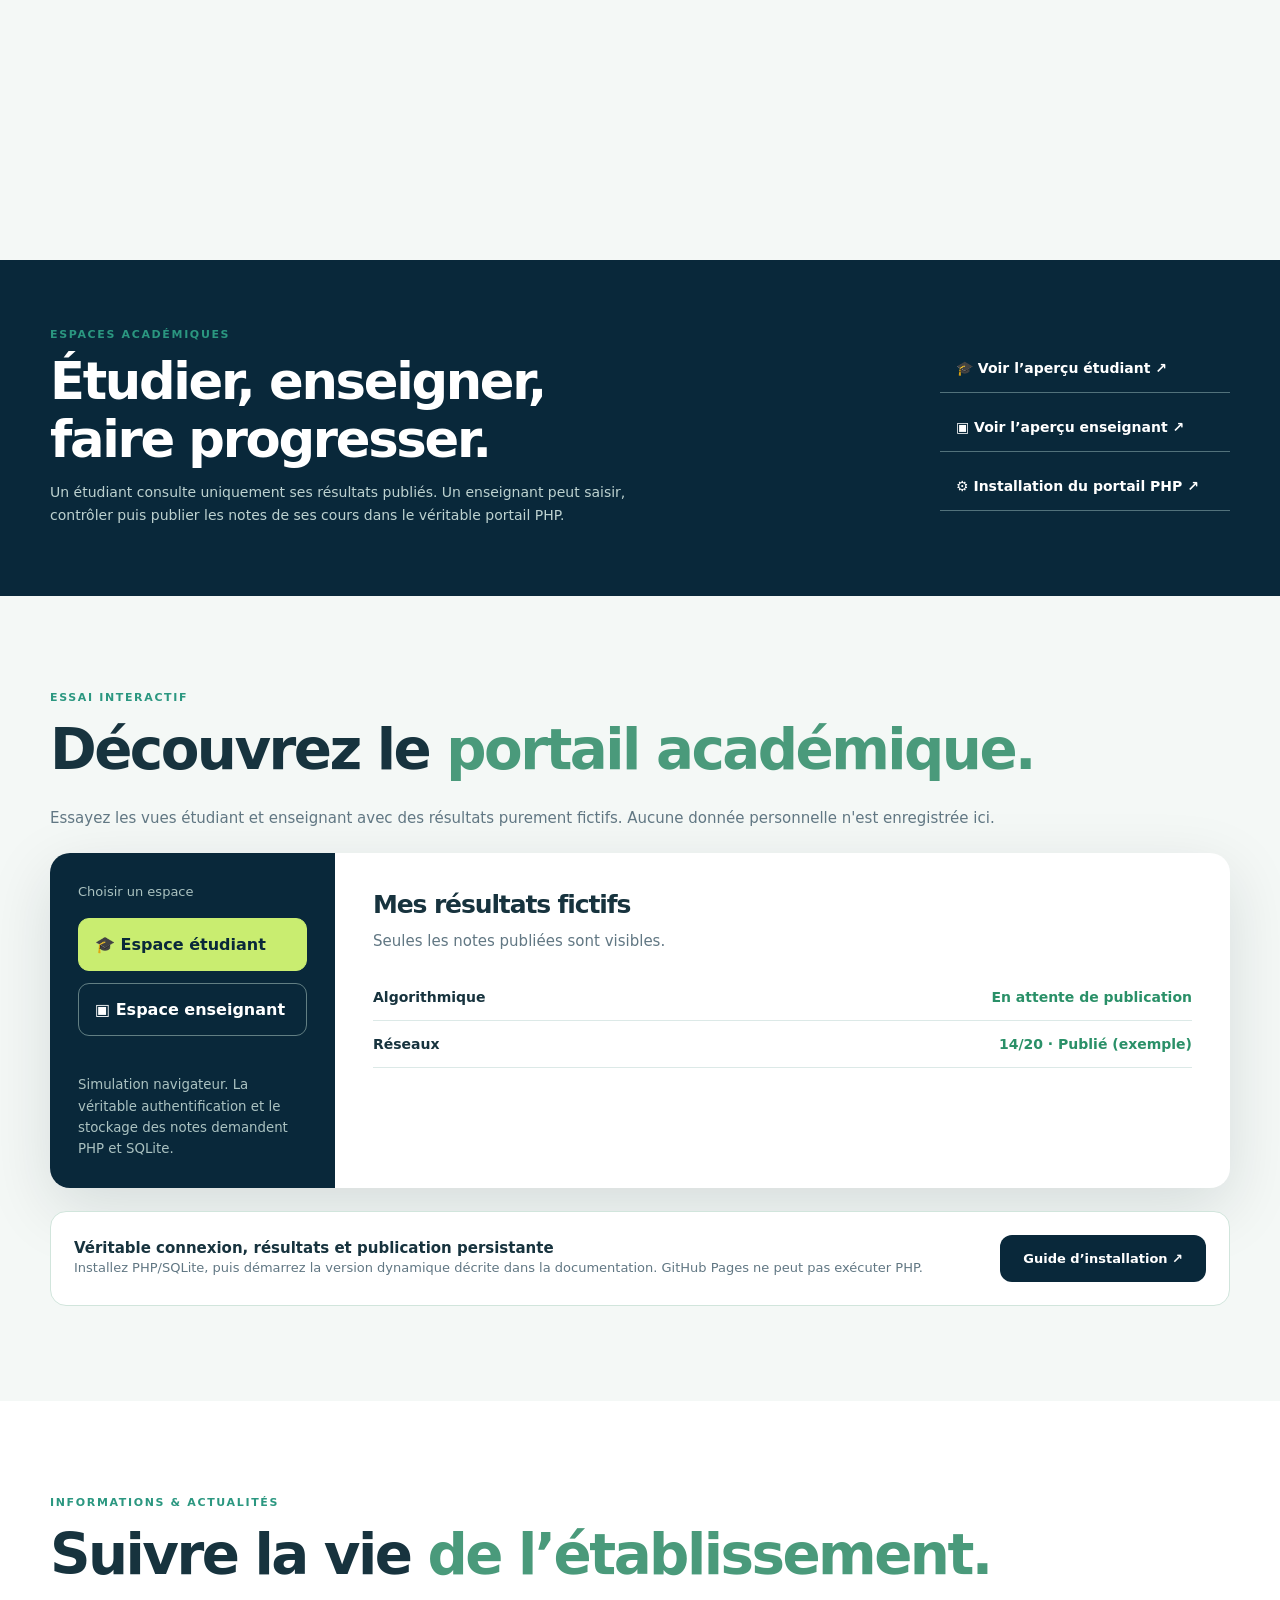
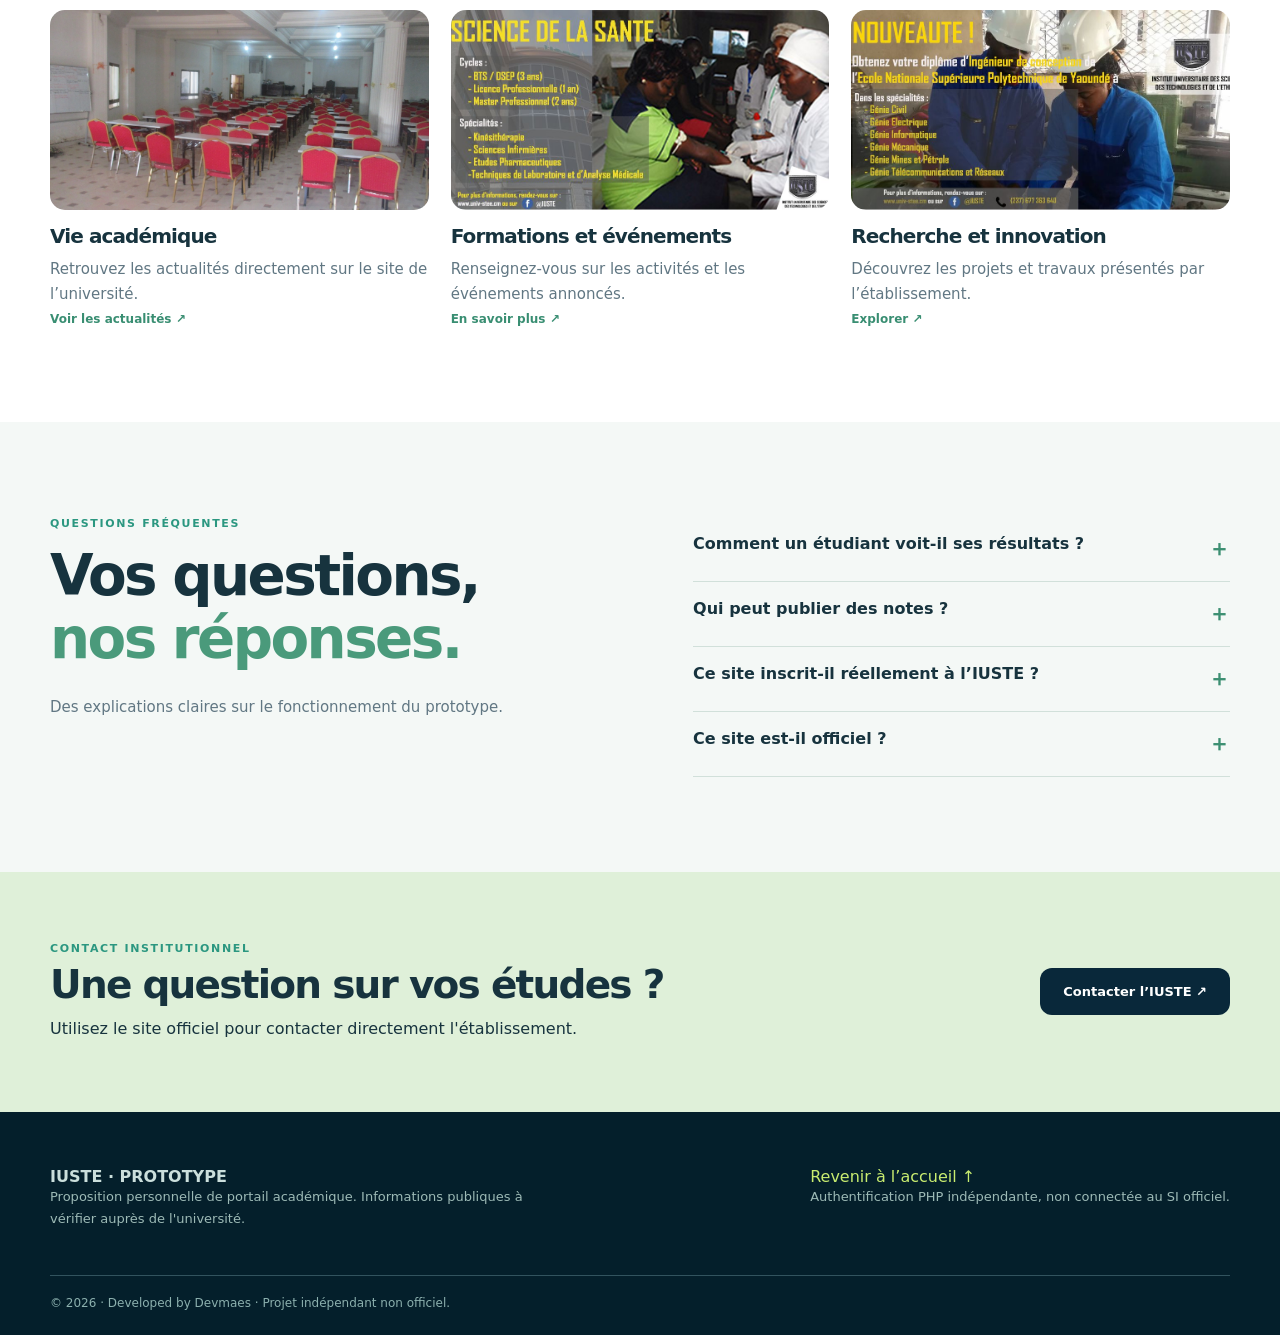
<file: Home/Home_page.html>
<!doctype html><html lang="fr"><head><meta charset="utf-8"><meta name="viewport" content="width=device-width,initial-scale=1"><meta http-equiv="refresh" content="0;url=../index.html"><title>IUSTE — Nouveau site</title></head><body><p>La nouvelle page d’accueil est ici : <a href="../index.html">Ouvrir le site IUSTE V2</a>.</p></body></html>
</file>
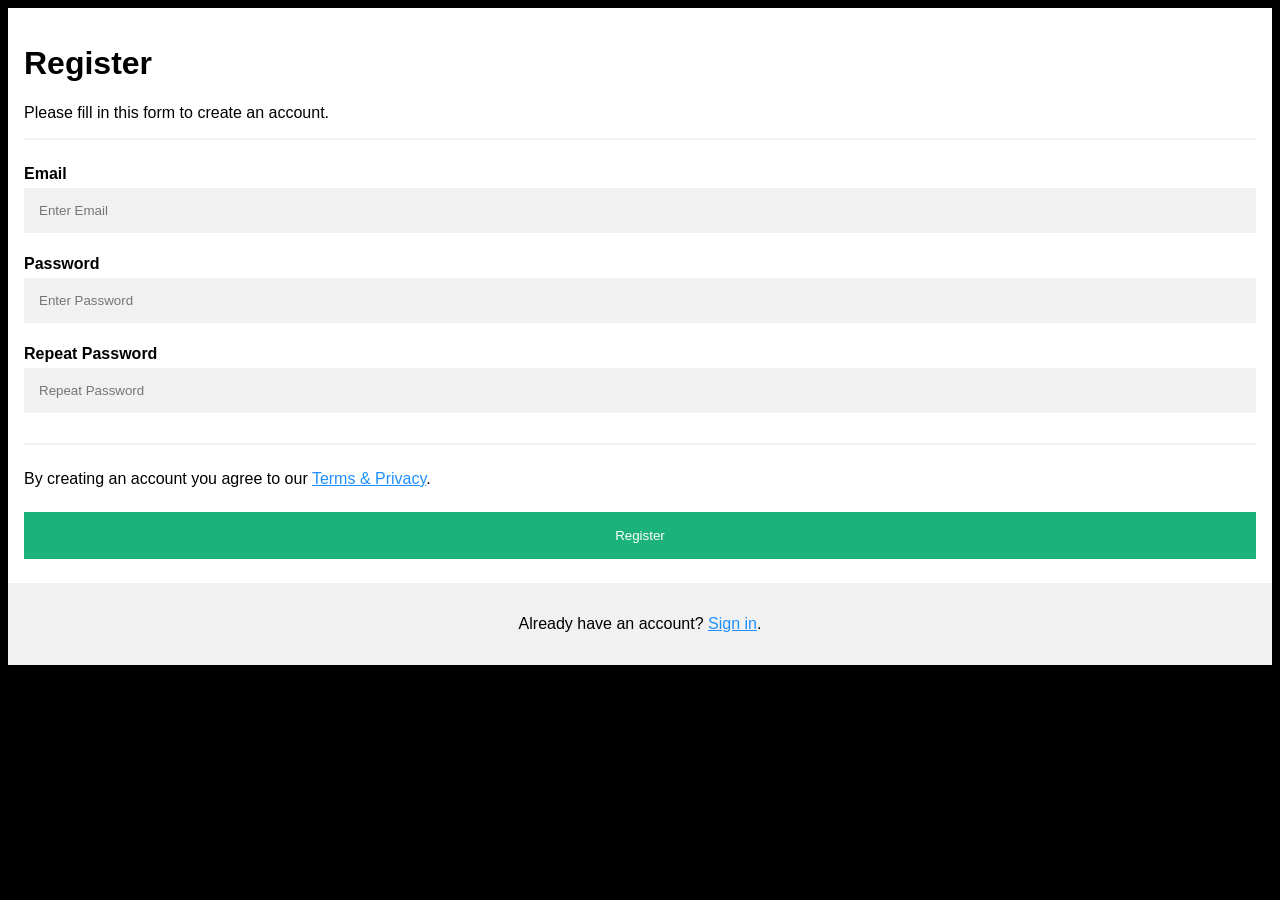
<file: Teacher area/register_form_teacher.html>
<!DOCTYPE html>
<html>
<head>
<meta name="viewport" content="width=device-width, initial-scale=1">
<style>
body {
  font-family: Arial, Helvetica, sans-serif;
  background-color: black;
}

* {
  box-sizing: border-box;
}

/* Add padding to containers */
.container {
  padding: 16px;
  background-color: white;
}

/* Full-width input fields */
input[type=text], input[type=password] {
  width: 100%;
  padding: 15px;
  margin: 5px 0 22px 0;
  display: inline-block;
  border: none;
  background: #f1f1f1;
}

input[type=text]:focus, input[type=password]:focus {
  background-color: #ddd;
  outline: none;
}

/* Overwrite default styles of hr */
hr {
  border: 1px solid #f1f1f1;
  margin-bottom: 25px;
}

/* Set a style for the submit button */
.registerbtn {
  background-color: #04AA6D;
  color: white;
  padding: 16px 20px;
  margin: 8px 0;
  border: none;
  cursor: pointer;
  width: 100%;
  opacity: 0.9;
}

.registerbtn:hover {
  opacity: 1;
}

/* Add a blue text color to links */
a {
  color: dodgerblue;
}

/* Set a grey background color and center the text of the "sign in" section */
.signin {
  background-color: #f1f1f1;
  text-align: center;
}
</style>
</head>
<body>

<form action="https://www.w3schools.com/action_page.php">
  <div class="container">
    <h1>Register</h1>
    <p>Please fill in this form to create an account.</p>
    <hr>

    <label for="email"><b>Email</b></label>
    <input type="text" placeholder="Enter Email" name="email" id="email" required>

    <label for="psw"><b>Password</b></label>
    <input type="password" placeholder="Enter Password" name="psw" id="psw" required>

    <label for="psw-repeat"><b>Repeat Password</b></label>
    <input type="password" placeholder="Repeat Password" name="psw-repeat" id="psw-repeat" required>
    <hr>
    <p>By creating an account you agree to our <a href="#">Terms & Privacy</a>.</p>

    <button type="submit" class="registerbtn">Register</button>
  </div>
  
  <div class="container signin">
    <p>Already have an account? <a href="#">Sign in</a>.</p>
  </div>
</form>

</body>

<!-- Mirrored from www.w3schools.com/howto/tryit.asp?filename=tryhow_css_register_form by HTTrack Website Copier/3.x [XR&CO'2014], Mon, 20 Dec 2021 00:05:27 GMT -->
</html>
</file>
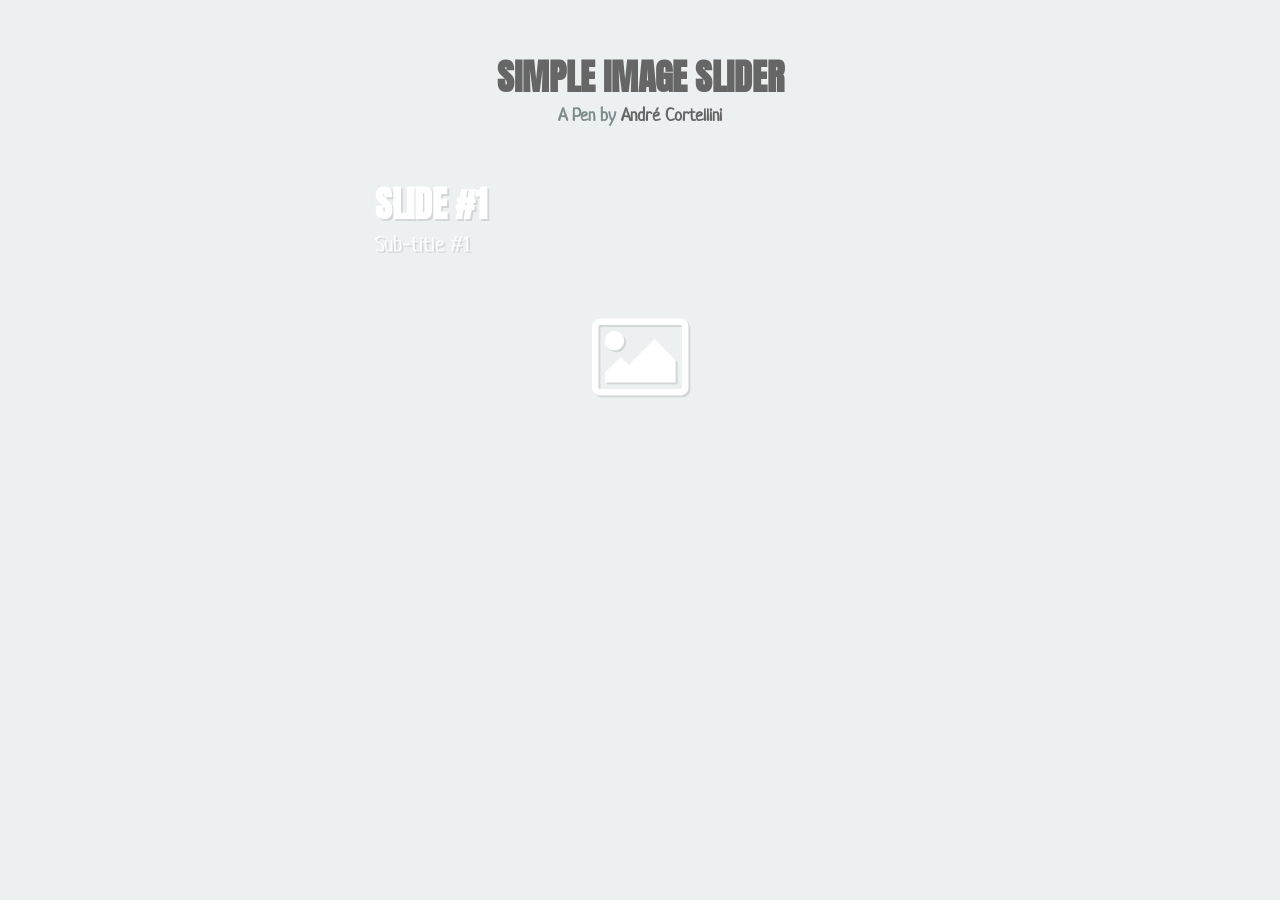
<file: Test/slideshow.html>
<html>
    <head>
        <title>test de slider</title>
        <link href="//maxcdn.bootstrapcdn.com/font-awesome/4.1.0/css/font-awesome.min.css" rel="stylesheet">
<link href='https://fonts.googleapis.com/css?family=Anton' rel='stylesheet' type='text/css'>
<link href='https://fonts.googleapis.com/css?family=Neucha' rel='stylesheet' type='text/css'>
<link rel="stylesheet" type="text/css" href="slide.css"> 

    </head>
    <body>


        <div id="wrapper">
   
            <h1>Simple Image Slider</h1>
            <h2>A Pen by <a href="http://www.andrecortellini.com" target="_blank">André Cortellini</a></h2>
              
            <div id="slider-wrap">
                <ul id="slider">
                   <li data-color="#1abc9c">
                      <div>
                          <h3>Slide #1</h3>
                          <span>Sub-title #1</span>
                      </div>                
                      <i class="fa fa-image"></i>
                   </li>
                   
                   <li data-color="#3498db">
                      <div>
                          <h3>Slide #2</h3>
                          <span>Sub-title #2</span>
                      </div>
                      <i class="fa fa-gears"></i>
                   </li>
                   
                   <li data-color="#9b59b6">
                      <div>
                          <h3>Slide #3</h3>
                          <span>Sub-title #3</span>
                      </div>
                      <i class="fa fa-sliders"></i>
                   </li>
                   
                   <li data-color="#34495e">
                      <div>
                          <h3>Slide #4</h3>
                          <span>Sub-title #4</span>
                      </div>
                      <i class="fa fa-code"></i>
                   </li>
                   
                   <li data-color="#e74c3c">
                      <div>
                          <h3>Slide #5</h3>
                          <span>Sub-title #5</span>
                      </div>
                      <i class="fa fa-microphone-slash"></i>
                   </li>
                   
                   
                </ul>
                
                 <!--controls-->
                <div class="btns" id="next"><i class="fa fa-arrow-right"></i></div>
                <div class="btns" id="previous"><i class="fa fa-arrow-left"></i></div>
                <div id="counter"></div>
                
                <div id="pagination-wrap">
                  <ul>
                  </ul>
                </div>
                <!--controls-->  
                       
            </div>
        
         </div>
         <script>
          //current position
      var pos = 0;
      //number of slides
      var totalSlides = $('#slider-wrap ul li').length;
      //get the slide width
      var sliderWidth = $('#slider-wrap').width();
      
      
      $(document).ready(function(){
        
        
        /*****************
         BUILD THE SLIDER
        *****************/
        //set width to be 'x' times the number of slides
        $('#slider-wrap ul#slider').width(sliderWidth*totalSlides);
        
          //next slide  
        $('#next').click(function(){
          slideRight();
        });
        
        //previous slide
        $('#previous').click(function(){
          slideLeft();
        });
        
        
        
        /*************************
         //*> OPTIONAL SETTINGS
        ************************/
        //automatic slider
        var autoSlider = setInterval(slideRight, 3000);
        
        //for each slide 
        $.each($('#slider-wrap ul li'), function() { 
           //set its color
           var c = $(this).attr("data-color");
           $(this).css("background",c);
           
           //create a pagination
           var li = document.createElement('li');
           $('#pagination-wrap ul').append(li);    
        });
        
        //counter
        countSlides();
        
        //pagination
        pagination();
        
        //hide/show controls/btns when hover
        //pause automatic slide when hover
        $('#slider-wrap').hover(
          function(){ $(this).addClass('active'); clearInterval(autoSlider); }, 
          function(){ $(this).removeClass('active'); autoSlider = setInterval(slideRight, 3000); }
        );
        
        
      
      });//DOCUMENT READY
        
      
      
      /***********
       SLIDE LEFT
      ************/
      function slideLeft(){
        pos--;
        if(pos==-1){ pos = totalSlides-1; }
        $('#slider-wrap ul#slider').css('left', -(sliderWidth*pos));  
        
        //*> optional
        countSlides();
        pagination();
      }
      
      
      /************
       SLIDE RIGHT
      *************/
      function slideRight(){
        pos++;
        if(pos==totalSlides){ pos = 0; }
        $('#slider-wrap ul#slider').css('left', -(sliderWidth*pos)); 
        
        //*> optional 
        countSlides();
        pagination();
      }
      
      
      
        
      /************************
       //*> OPTIONAL SETTINGS
      ************************/
      function countSlides(){
        $('#counter').html(pos+1 + ' / ' + totalSlides);
      }
      
      function pagination(){
        $('#pagination-wrap ul li').removeClass('active');
        $('#pagination-wrap ul li:eq('+pos+')').addClass('active');
      }
         </script>

    </body>
</html>
</file>
<file: Test/slide.css>
/*GLOBALS*/
*{margin:0; padding:0; list-style:none;}
a{text-decoration:none; color:#666;}
a:hover{color:#1bc1a3;}
body, hmtl{background: #ecf0f1; font-family: 'Anton', sans-serif;}


#wrapper{
  width:600px;
  margin:50px auto;
  height:400px;
  position:relative;
  color:#fff;
  text-shadow:rgba(0,0,0,0.1) 2px 2px 0px;  
}

#slider-wrap{
  width:600px;
  height:400px;
  position:relative;
  overflow:hidden;
}

#slider-wrap ul#slider{
  width:100%;
  height:100%;
  
  position:absolute;
  top:0;
  left:0;   
}

#slider-wrap ul#slider li{
  float:left;
  position:relative;
  width:600px;
  height:400px; 
}

#slider-wrap ul#slider li > div{
  position:absolute;
  top:20px;
  left:35px;  
}

#slider-wrap ul#slider li > div h3{
  font-size:36px;
  text-transform:uppercase; 
}

#slider-wrap ul#slider li > div span{
  font-family: Neucha, Arial, sans serif;
  font-size:21px;
}

#slider-wrap ul#slider li i{
  text-align:center;
  line-height:400px;
  display:block;
  width:100%;
  font-size:90px; 
}


/*btns*/
.btns{
  position:absolute;
  width:50px;
  height:60px;
  top:50%;
  margin-top:-25px;
  line-height:57px;
  text-align:center;
  cursor:pointer; 
  background:rgba(0,0,0,0.1);
  z-index:100;
  
  
  -webkit-user-select: none;  
  -moz-user-select: none; 
  -khtml-user-select: none; 
  -ms-user-select: none;
  
  -webkit-transition: all 0.1s ease;
  -moz-transition: all 0.1s ease;
  -o-transition: all 0.1s ease;
  -ms-transition: all 0.1s ease;
  transition: all 0.1s ease;
}

.btns:hover{
  background:rgba(0,0,0,0.3); 
}

#next{right:-50px; border-radius:7px 0px 0px 7px;}
#previous{left:-50px; border-radius:0px 7px 7px 7px;}
#counter{
  top: 30px; 
  right:35px; 
  width:auto;
  position:absolute;
}

#slider-wrap.active #next{right:0px;}
#slider-wrap.active #previous{left:0px;}


/*bar*/
#pagination-wrap{
  min-width:20px;
  margin-top:350px;
  margin-left: auto; 
  margin-right: auto;
  height:15px;
  position:relative;
  text-align:center;
}

#pagination-wrap ul {
  width:100%;
}

#pagination-wrap ul li{
  margin: 0 4px;
  display: inline-block;
  width:5px;
  height:5px;
  border-radius:50%;
  background:#fff;
  opacity:0.5;
  position:relative;
  top:0;
  
  
}

#pagination-wrap ul li.active{
  width:12px;
  height:12px;
  top:3px;
  opacity:1;
  box-shadow:rgba(0,0,0,0.1) 1px 1px 0px; 
}




/*Header*/
h1, h2{text-shadow:none; text-align:center;}
h1{ color: #666; text-transform:uppercase;  font-size:36px;}
h2{ color: #7f8c8d; font-family: Neucha, Arial, sans serif; font-size:18px; margin-bottom:30px;} 




/*ANIMATION*/
#slider-wrap ul, #pagination-wrap ul li{
  -webkit-transition: all 0.3s cubic-bezier(1,.01,.32,1);
  -moz-transition: all 0.3s cubic-bezier(1,.01,.32,1);
  -o-transition: all 0.3s cubic-bezier(1,.01,.32,1);
  -ms-transition: all 0.3s cubic-bezier(1,.01,.32,1);
  transition: all 0.3s cubic-bezier(1,.01,.32,1); 
}
</file>
